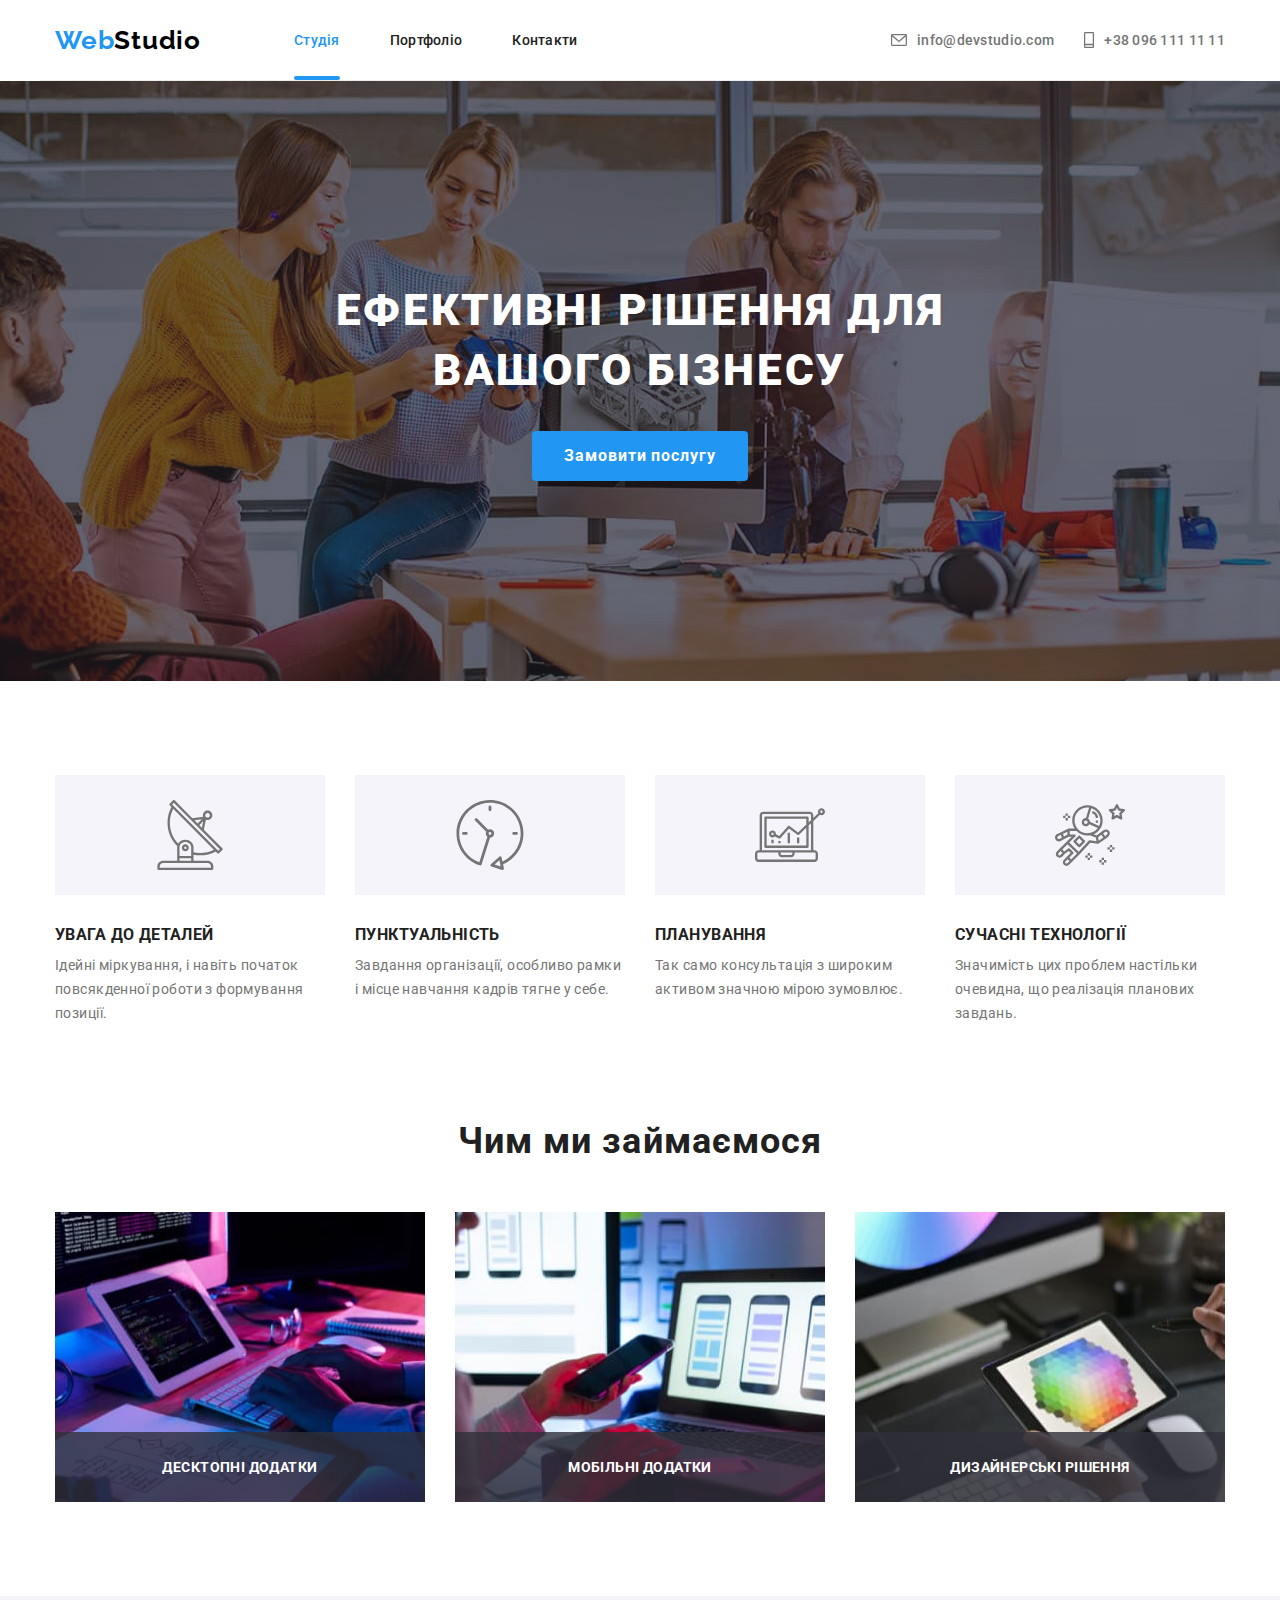
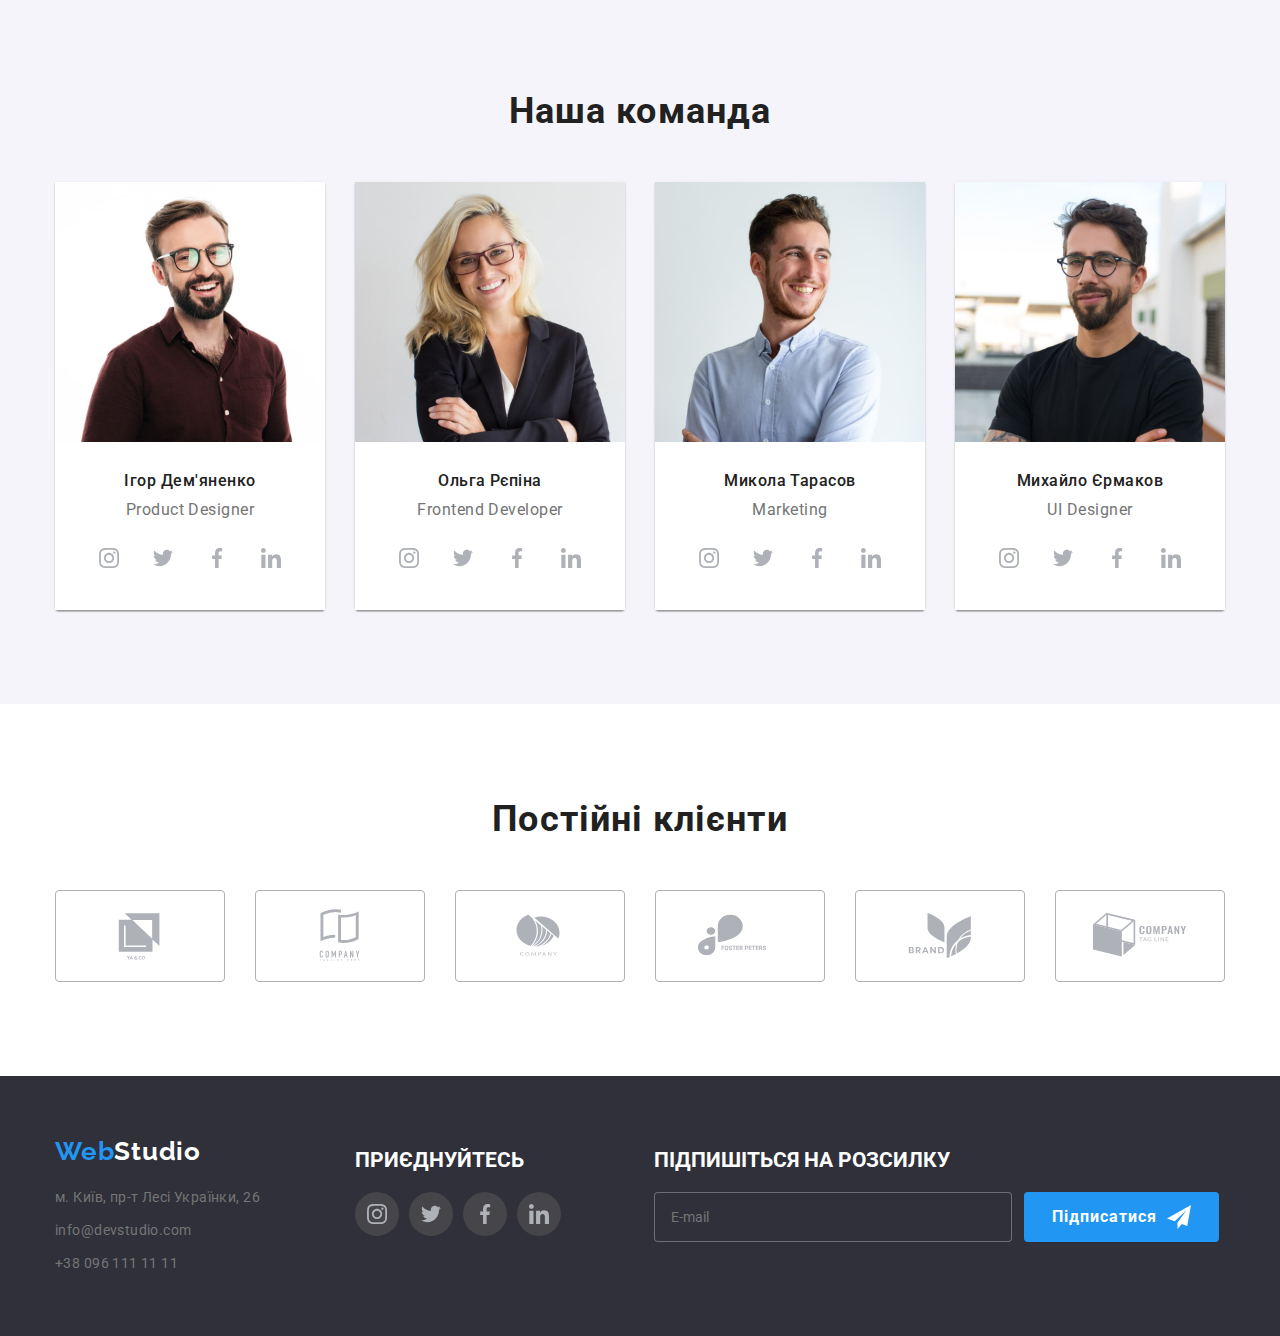
<file: index.html>
<!DOCTYPE html>
<html lang="uk">
<head>
    <meta charset="UTF-8">
    <meta http-equiv="X-UA-Compatible" content="IE=edge">
    <meta name="viewport" content="width=device-width, initial-scale=1.0">
    <title>Головна</title>
    <link rel="preconnect" href="https://fonts.googleapis.com">
    <link rel="preconnect" href="https://fonts.gstatic.com" crossorigin>
    <link href="https://fonts.googleapis.com/css2?family=Raleway:wght@700&family=Roboto:wght@400;500;700;900&display=swap"
        rel="stylesheet">
    <link rel="stylesheet" href="https://cdnjs.cloudflare.com/ajax/libs/modern-normalize/1.1.0/modern-normalize.min.css">
    <link rel="stylesheet" href="./css/main.min.css">
</head>
<body>
    <header>
        <div class="container header">
            <a href="/index.html" lang="en" class="logo header-logo"><span class="logo__span">Web</span>Studio</a>
            
            <nav>
                <ul class="site-nav">
                    <li><a href="./index.html" class="site-nav__link current">Студія</a></li>
                    <li><a href="./portfolio.html" class="site-nav__link">Портфоліо</a></li>
                    <li><a href="" class="site-nav__link">Контакти</a></li>
                </ul>
            </nav>
            <div class="auth-nav">
                <a href="mailto:info@devstudio.com" lang="en" class="auth-nav__link">
                    <svg class="auth-nav__icon auth-nav__icon--envelope">
                        <use href="./images/symbol-defs.svg#envelope"></use>
                    </svg>
                    <p>info@devstudio.com</p> 
                </a>
                <a href="tel:+380961111111" class="auth-nav__link">
                    <svg class="auth-nav__icon auth-nav__icon--smartphone">
                        <use href="./images/symbol-defs.svg#smartphone"></use>
                    </svg>
                    <p>+38 096 111 11 11</p>
                </a>
            </div>
        </div>
    </header>

    <main>
        <section class="hero-section">
            <div class="container hero">
                <h1 class="hero__title">Ефективні рішення для<br> вашого бізнесу</h1>
                <button type="button" class="button hero__button" data-modal-open>Замовити послугу</button>
            </div> 
        </section>
        
        <section>
            <div class="container">
                <h2 class="title-hidden">Особливості</h2>
                <ul class="feature">
                    <li class="feature__link">
                        <div class="feature__icon">
                            <svg>
                                <use href="./images/symbol-defs.svg#antenna"></use>
                            </svg>
                        </div>
                        <h3>УВАГА ДО ДЕТАЛЕЙ</h3>
                        <p>Ідейні міркування, і навіть початок повсякденної роботи з формування позиції.</p>
                    </li>
                    <li class="feature__link">
                        <div class="feature__icon">
                            <svg>
                                <use href="./images/symbol-defs.svg#clock"></use>
                            </svg>
                        </div>
                        <h3>ПУНКТУАЛЬНІСТЬ</h3>
                        <p>Завдання організації, особливо рамки і місце навчання кадрів тягне у себе.</p>
                    </li>
                    <li class="feature__link">
                        <div class="feature__icon">
                            <svg>
                                <use href="./images/symbol-defs.svg#diagram"></use>
                            </svg>
                        </div>
                        <h3>ПЛАНУВАННЯ</h3>
                        <p>Так само консультація з широким активом значною мірою зумовлює.</p>
                    </li>
                    <li class="feature__link">
                        <div class="feature__icon">
                            <svg>
                                <use href="./images/symbol-defs.svg#astronaut"></use>
                            </svg>
                        </div>
                        <h3>СУЧАСНІ ТЕХНОЛОГІЇ</h3>
                        <p>Значимість цих проблем настільки очевидна, що реалізація планових завдань.</p>
                    </li>
                </ul>
            </div> 
        </section>
        
        <section>
            <div class="container work">
                <h2>Чим ми займаємося</h2>
                <ul class="work__card">
                    <li>
                        <img src="./images/box1.jpg" alt="комп’ютер" width="370" height="290">
                        <p class="work__text">Десктопні додатки</p>
                    </li>
                    <li>
                        <img src="./images/box2.jpg" alt="мобільні девайси" width="370" height="290">
                        <p class="work__text">Мобільні додатки</p>
                    </li>
                    <li>
                        <img src="./images/box3.jpg" alt="планшет" width="370" height="290">
                        <p class="work__text">Дизайнерські рішення</p>
                    </li>
                </ul>
            </div>
        </section>
        
        <section class="team-section">
            <div class="container team">
                <h2>Наша команда</h2>
                <ul class="team__card">
                    <li>
                        <img src="./images/img1.jpg" alt="фото дизайнера" width="270" height="260">
                        <div class="team__info">
                            <h3>Ігор Дем'яненко</h3>
                            <p lang="en">Product Designer</p>
                            <ul class="team__list">
                                <li>
                                    <a href="" class="team__icon">
                                        <svg>
                                            <use href="./images/symbol-defs.svg#insta"></use>
                                        </svg>
                                    </a>
                                </li>
                                <li>
                                    <a href="" class="team__icon">
                                        <svg>
                                            <use href="./images/symbol-defs.svg#twitter"></use>
                                        </svg>
                                    </a>
                                </li>
                                <li>
                                    <a href="" class="team__icon">
                                        <svg>
                                            <use href="./images/symbol-defs.svg#facebook"></use>
                                        </svg>
                                    </a>
                                </li>
                                <li>
                                    <a href="" class="team__icon">
                                        <svg>
                                            <use href="./images/symbol-defs.svg#linked"></use>
                                        </svg>
                                    </a>
                                </li>
                            </ul>

                            
                        </div>   
                    </li>
                    <li>
                        <img src="./images/img2.jpg" alt="фото розробника" width="270" height="260">
                        <div class="team__info">
                            <h3>Ольга Рєпіна</h3>
                            <p lang="en">Frontend Developer</p>
                            <ul class="team__list">
                                <li>
                                    <a href="" class="team__icon">
                                        <svg>
                                            <use href="./images/symbol-defs.svg#insta"></use>
                                        </svg>
                                    </a>
                                </li>
                                <li>
                                    <a href="" class="team__icon">
                                        <svg>
                                            <use href="./images/symbol-defs.svg#twitter"></use>
                                        </svg>
                                    </a>
                                </li>
                                <li>
                                    <a href="" class="team__icon">
                                        <svg>
                                            <use href="./images/symbol-defs.svg#facebook"></use>
                                        </svg>
                                    </a>
                                </li>
                                <li>
                                    <a href="" class="team__icon">
                                        <svg>
                                            <use href="./images/symbol-defs.svg#linked"></use>
                                        </svg>
                                    </a>
                                </li>
                            </ul>
                        </div>
                    </li>
                    <li>
                        <img src="./images/img3.jpg" alt="фото маркетолога" width="270" height="260">
                        <div class="team__info">
                            <h3>Микола Тарасов</h3>
                            <p lang="en">Marketing</p>
                            <ul class="team__list">
                                <li>
                                    <a href="" class="team__icon">
                                        <svg>
                                            <use href="./images/symbol-defs.svg#insta"></use>
                                        </svg>
                                    </a>
                                </li>
                                <li>
                                    <a href="" class="team__icon">
                                        <svg>
                                            <use href="./images/symbol-defs.svg#twitter"></use>
                                        </svg>
                                    </a>
                                </li>
                                <li>
                                    <a href="" class="team__icon">
                                        <svg>
                                            <use href="./images/symbol-defs.svg#facebook"></use>
                                        </svg>
                                    </a>
                                </li>
                                <li>
                                    <a href="" class="team__icon">
                                        <svg>
                                            <use href="./images/symbol-defs.svg#linked"></use>
                                        </svg>
                                    </a>
                                </li>
                            </ul>
                        </div>
                    </li>
                    <li>
                        <img src="./images/img4.jpg" alt="фото дизайнера" width="270" height="260">
                        <div class="team__info">
                            <h3>Михайло Єрмаков</h3>
                            <p lang="en">UI Designer</p>
                            <ul class="team__list">
                                <li>
                                    <a href="" class="team__icon">
                                        <svg>
                                            <use href="./images/symbol-defs.svg#insta"></use>
                                        </svg>
                                    </a>
                                </li>
                                <li>
                                    <a href="" class="team__icon">
                                        <svg>
                                            <use href="./images/symbol-defs.svg#twitter"></use>
                                        </svg>
                                    </a>
                                </li>
                                <li>
                                    <a href="" class="team__icon">
                                        <svg>
                                            <use href="./images/symbol-defs.svg#facebook"></use>
                                        </svg>
                                    </a>
                                </li>
                                <li>
                                    <a href="" class="team__icon">
                                        <svg>
                                            <use href="./images/symbol-defs.svg#linked"></use>
                                        </svg>
                                    </a>
                                </li>
                            </ul>
                        </div>
                    </li>
                </ul>
            </div>  
        </section>

        <section>
            <div class="container client">
                <h2>Постійні клієнти</h2>
                <ul class="client__list">
                    <li>
                        <a class="client__icon">
                            <svg>
                                <use href="./images/symbol-defs.svg#client1"></use>
                            </svg>
                        </a>
                    </li>
                    <li>
                        <a class="client__icon">
                            <svg>
                                <use href="./images/symbol-defs.svg#client2"></use>
                            </svg>
                        </a>
                    </li>
                    <li>
                        <a class="client__icon">
                            <svg>
                                <use href="./images/symbol-defs.svg#client3"></use>
                            </svg>
                        </a>
                    </li>
                    <li>
                        <a class="client__icon">
                            <svg>
                                <use href="./images/symbol-defs.svg#client4"></use>
                            </svg>
                        </a>
                    </li>
                    <li>
                        <a class="client__icon">
                            <svg>
                                <use href="./images/symbol-defs.svg#client5"></use>
                            </svg>
                        </a>
                    </li>
                    <li>
                        <a class="client__icon">
                            <svg>
                                <use href="./images/symbol-defs.svg#client6"></use>
                            </svg>
                        </a>
                    </li>
                </ul>
            </div>
        </section>
    </main>

    <footer>
        <div class="container footer">
            <div class="footer__position">
                <a href="/index.html" lang="en" class="logo footer-logo"><span class="logo__span">Web</span>Studio</a>
                <address>
                    <ul class="adress">
                        <li><a href="https://goo.gl/maps/qtEpZxhwrR5GYKPk6" class="adress__link">м. Київ, пр-т Лесі Українки, 26</a></li>
                        <li><a href="mailto:info@devstudio.com" class="adress__link">info@devstudio.com</a></li>
                        <li><a href="tel:+380961111111" class="adress__link">+38 096 111 11 11</a></li>
                    </ul>
                </address>
            </div>
            <div class="footer__network">
                <h2>приєднуйтесь</h2>
                <ul>
                    <li>
                        <a href="" class="footer__icon">
                            <svg>
                                <use href="./images/symbol-defs.svg#insta"></use>
                            </svg>
                        </a>
                    </li>
                    <li>
                        <a href="" class="footer__icon">
                            <svg>
                                <use href="./images/symbol-defs.svg#twitter"></use>
                            </svg>
                        </a>
                    </li>
                    <li>
                        <a href="" class="footer__icon">
                            <svg>
                                <use href="./images/symbol-defs.svg#facebook"></use>
                            </svg>
                        </a>
                    </li>
                    <li>
                        <a href="" class="footer__icon">
                            <svg>
                                <use href="./images/symbol-defs.svg#linked"></use>
                            </svg>
                        </a>
                    </li>
                </ul>
            </div>
            <div class="footer__registration">
                <h2>Підпишіться на розсилку</h2>
                <div class="footer__form">
                    <label>
                        <input type="email" name="emeil" placeholder="E-mail">
                    </label>
                    <button class="button button--footer" type="submit">
                        <span>Підписатися</span>
                        <svg>
                            <use href="./images/symbol-defs.svg#send"></use>
                        </svg>
                    </button>
                </div>
            </div>
        </div>
    </footer>

    <!-- modal -->
<div class="backdrop is-hidden" data-modal>
    <div class="modal">
        <p>Залиште свої дані, ми вам передзвонимо</p>
        <batton data-modal-close class="close-batton">
            <svg class="close-batton__icone">
                <use href="./images/symbol-defs.svg#close"></use>
            </svg>
        </batton>

        <form method="POST" class="modalForm">
            <label class="modalForm__field">
                <span class="modalForm__label">Ім'я</span>
                <input type="text" name="name" class="modalForm__input" placeholder=" "/>
                <svg class="modalForm__icone">
                    <use href="./images/symbol-defs.svg#person"></use>
                </svg>
            </label>

            <label class="modalForm__field">
                <span class="modalForm__label">Телефон</span>
                <input type="text" name="tel" class="modalForm__input" placeholder=" " />
                <svg class="modalForm__icone">
                    <use href="./images/symbol-defs.svg#phone"></use>
                </svg>
            </label>

            <label class="modalForm__field">
                <span class="modalForm__label">Пошта</span>
                <input type="email" name="email" class="modalForm__input" placeholder=" " />
                <svg class="modalForm__icone">
                    <use href="./images/symbol-defs.svg#email"></use>
                </svg>
            </label>
                      

            <label class="modalForm__field">
                <span class="modalForm__label">Коментар</span>
                <textarea name="" placeholder="Введіть текст"></textarea>
            </label>

            <label class="checkbox">
                <input class="checkbox__input" type="checkbox" name="topic" />
                <svg class="checkbox__icone">
                    <use href="./images/symbol-defs.svg#check"></use>
                </svg>
                Погоджуюся з розсилкою та приймаю<a href="" class="checkbox__link">Умови договору</a>
            </label>

            <button type="submit" class="button button--modal">Відправити</button>

            

        </form>
    </div>
</div>

<script src="./js/modal.js"></script>
</body>
</html>
</file>
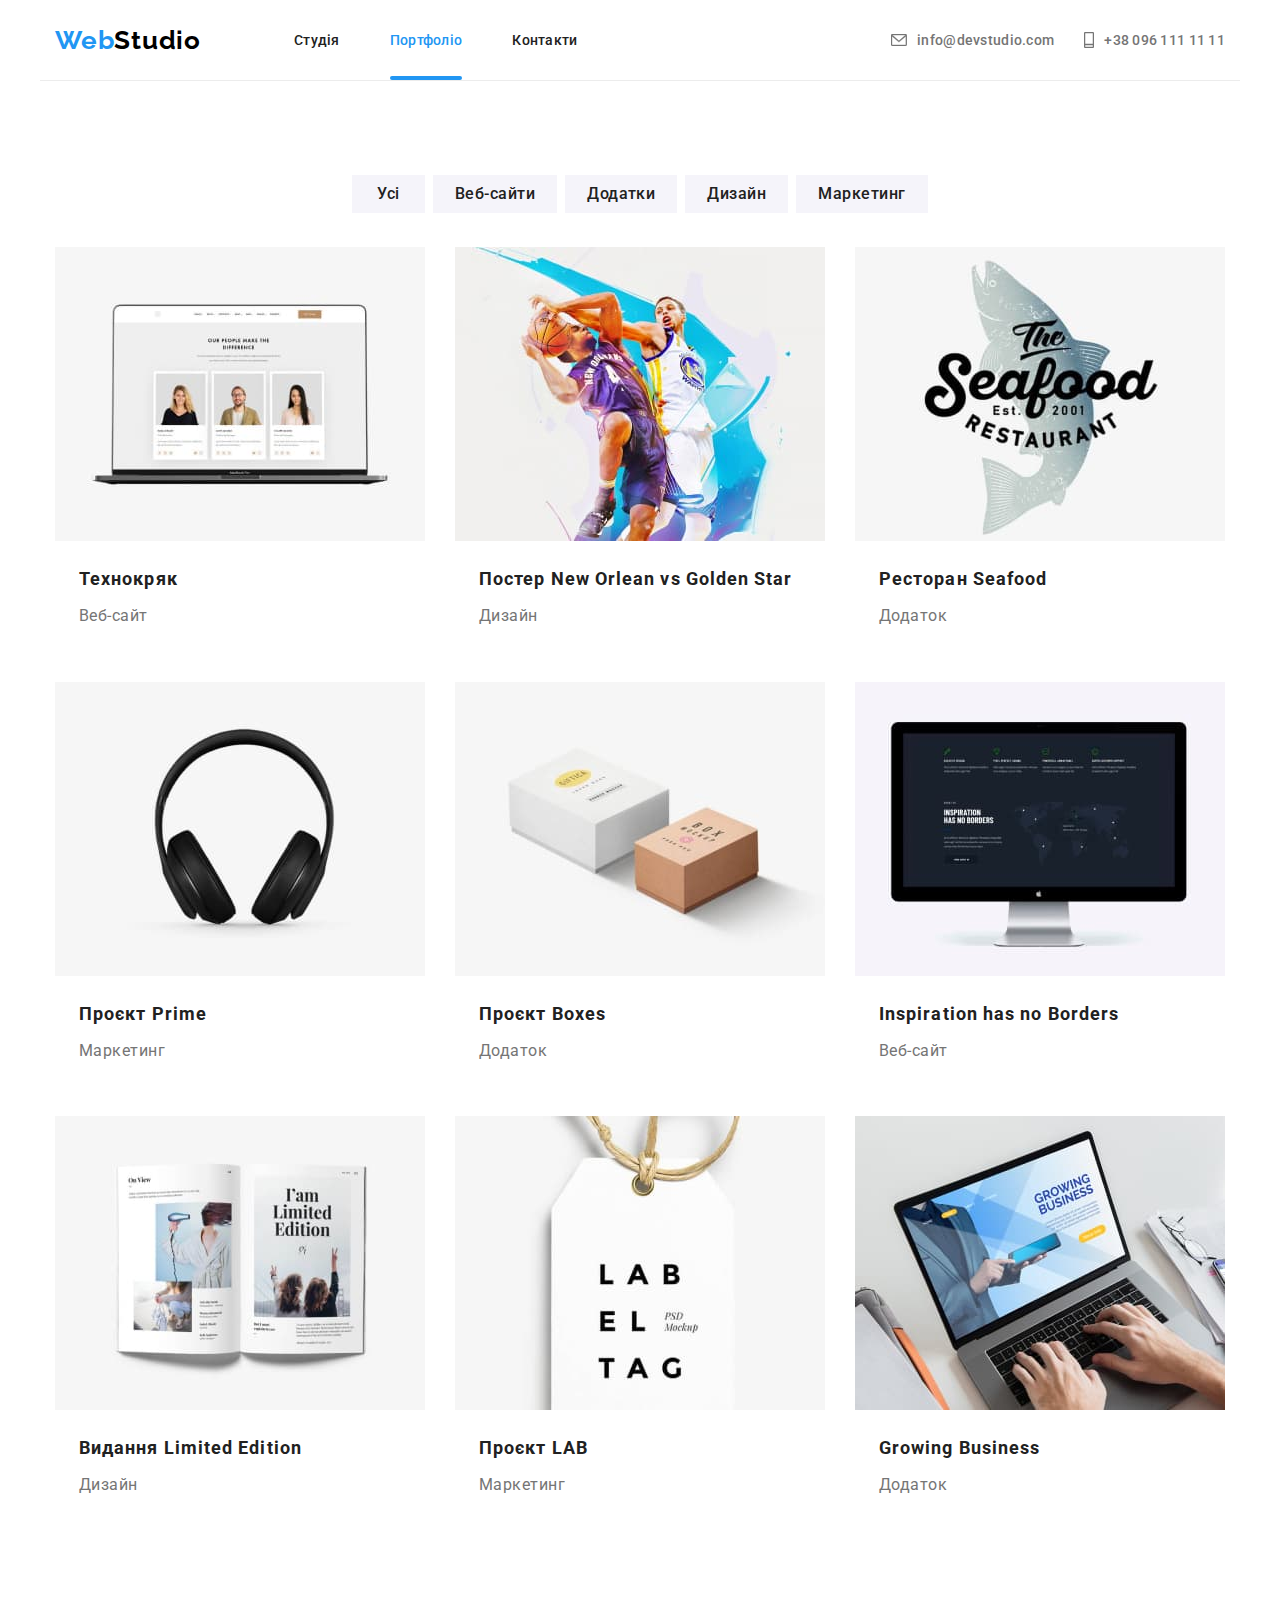
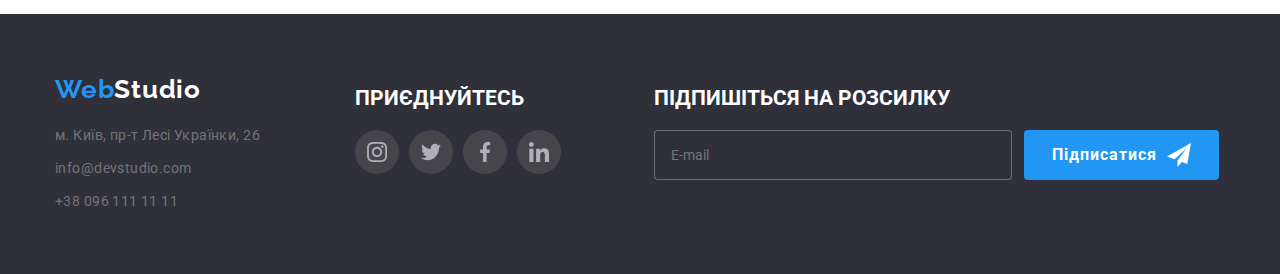
<file: portfolio.html>
<!DOCTYPE html>
<html lang="uk">
<head>
    <meta charset="UTF-8">
    <meta http-equiv="X-UA-Compatible" content="IE=edge">
    <meta name="viewport" content="width=device-width, initial-scale=1.0">
    <title>Портфоліо</title>
    <link rel="preconnect" href="https://fonts.googleapis.com">
    <link rel="preconnect" href="https://fonts.gstatic.com" crossorigin>
    <link href="https://fonts.googleapis.com/css2?family=Raleway:wght@700&family=Roboto:wght@400;500;700;900&display=swap"
        rel="stylesheet">
    <link rel="stylesheet" href="https://cdnjs.cloudflare.com/ajax/libs/modern-normalize/1.1.0/modern-normalize.min.css">
    <link rel="stylesheet" href="./css/main.min.css">
</head>
<body>
    <header>
        <div class="container header">
            <a href="/index.html" lang="en" class="logo header-logo"><span class="logo__span">Web</span>Studio</a>
        
            <nav>
                <ul class="site-nav">
                    <li><a href="./index.html" class="site-nav__link">Студія</a></li>
                    <li><a href="./portfolio.html" class="site-nav__link current">Портфоліо</a></li>
                    <li><a href="" class="site-nav__link">Контакти</a></li>
                </ul>
            </nav>
            <div class="auth-nav">
                <a href="mailto:info@devstudio.com" lang="en" class="auth-nav__link">
                    <svg class="auth-nav__icon auth-nav__icon--envelope">
                        <use href="./images/symbol-defs.svg#envelope"></use>
                    </svg>
                    <p>info@devstudio.com</p>
                </a>
                <a href="tel:+380961111111" class="auth-nav__link">
                    <svg class="auth-nav__icon auth-nav__icon--smartphone">
                        <use href="./images/symbol-defs.svg#smartphone"></use>
                    </svg>
                    <p>+38 096 111 11 11</p>
                </a>
            </div>
        </div>
    </header>

    <main>
        <section>
            <div class="container portfolio">
                <h1 class="title-hidden">Портфоліо</h1>
                <ul class="filter">
                    <li><button type="button" class="filter__button filter__button--wide">Усі</button></li>
                    <li><button type="button" class="filter__button">Веб-сайти</button></li>
                    <li><button type="button" class="filter__button">Додатки</button></li>
                    <li><button type="button" class="filter__button">Дизайн</button></li>
                    <li><button type="button" class="filter__button filter__button--last">Маркетинг</button></li>
                </ul>
                <ul class="card">
                    <li class="card__link">
                        <a>
                            <div class="card__vision">
                                <img src="./images/portfolio1.jpg" alt="зразок" width="370" height="294">
                                <div class="card__overlay">
                                    <p>Ресурс пропонує комплексні пропозиції з різним рівнем функціоналу та сервісів. Все це дозволить відвідувачу
                                        отримати
                                        вичерпні відомості про компанію чи приватну особу.
                                    </p>
                                </div>
                            </div>
                            <div class="card__content">
                                <h2>Технокряк</h2>
                                <p>Веб-сайт</p>
                            </div>
                        </a>
                    </li>
                    <li class="card__link">
                        <a>
                            <div class="card__vision">
                                <img src="./images/portfolio2.jpg" alt="зразок" width="370" height="294">
                                <div class="card__overlay">
                                    <p>Ресурс пропонує комплексні пропозиції з різним рівнем функціоналу та сервісів. Все це дозволить відвідувачу
                                        отримати
                                        вичерпні відомості про компанію чи приватну особу.
                                    </p>
                                </div>
                            </div>
                            <div class="card__content">
                                <h2>Постер New Orlean vs Golden Star</h2>
                                <p>Дизайн</p>
                            </div>
                        </a>
                    </li>
                    <li class="card__link">
                        <a>
                            <div class="card__vision">
                                <img src="./images/portfolio3.jpg" alt="зразок" width="370" height="294">
                                <div class="card__overlay">
                                    <p>Ресурс пропонує комплексні пропозиції з різним рівнем функціоналу та сервісів. Все це дозволить відвідувачу
                                        отримати
                                        вичерпні відомості про компанію чи приватну особу.
                                    </p>
                                </div>
                            </div>
                            <div class="card__content">
                                <h2>Ресторан Seafood</h2>
                                <p>Додаток</p>
                            </div> 
                        </a>
                    </li>
                    <li class="card__link">
                        <a>
                            <div class="card__vision">
                                <img src="./images/portfolio4.jpg" alt="зразок" width="370" height="294">
                                <div class="card__overlay">
                                    <p>Ресурс пропонує комплексні пропозиції з різним рівнем функціоналу та сервісів. Все це дозволить відвідувачу
                                        отримати
                                        вичерпні відомості про компанію чи приватну особу.
                                    </p>
                                </div>
                            </div>
                            <div class="card__content">
                                <h2>Проєкт Prime</h2>
                                <p>Маркетинг</p>
                            </div>
                        </a>
                    </li>
                    <li class="card__link">
                        <a>
                            <div class="card__vision">
                                <img src="./images/portfolio5.jpg" alt="зразок" width="370" height="294">
                                <div class="card__overlay">
                                    <p>Ресурс пропонує комплексні пропозиції з різним рівнем функціоналу та сервісів. Все це дозволить відвідувачу
                                        отримати
                                        вичерпні відомості про компанію чи приватну особу.
                                    </p>
                                </div>
                            </div>
                            <div class="card__content">
                                <h2>Проєкт Boxes</h2>
                                <p>Додаток</p>
                            </div>
                        </a>
                    </li>
                    <li class="card__link">
                        <a>
                            <div class="card__vision">
                                <img src="./images/portfolio6.jpg" alt="зразок" width="370" height="294">
                                <div class="card__overlay">
                                    <p>Ресурс пропонує комплексні пропозиції з різним рівнем функціоналу та сервісів. Все це дозволить відвідувачу
                                        отримати
                                        вичерпні відомості про компанію чи приватну особу.
                                    </p>
                                </div>
                            </div>
                            <div class="card__content">
                                <h2>Inspiration has no Borders</h2>
                                <p>Веб-сайт</p>
                            </div>
                        </a>
                    </li>
                    <li class="card__link">
                        <a>
                            <div class="card__vision">
                                <img src="./images/portfolio7.jpg" alt="зразок" width="370" height="294">
                                <div class="card__overlay">
                                    <p>Ресурс пропонує комплексні пропозиції з різним рівнем функціоналу та сервісів. Все це дозволить відвідувачу
                                        отримати
                                        вичерпні відомості про компанію чи приватну особу.
                                    </p>
                                </div>
                            </div>
                            <div class="card__content">
                                <h2>Видання Limited Edition</h2>
                                <p>Дизайн</p>
                            </div>
                        </a>
                    </li>
                    <li class="card__link">
                        <a>
                            <div class="card__vision">
                                <img src="./images/portfolio8.jpg" alt="зразок" width="370" height="294">
                                <div class="card__overlay">
                                    <p>Ресурс пропонує комплексні пропозиції з різним рівнем функціоналу та сервісів. Все це дозволить відвідувачу
                                        отримати
                                        вичерпні відомості про компанію чи приватну особу.
                                    </p>
                                </div>
                            </div>
                            <div class="card__content">
                                <h2>Проєкт LAB</h2>
                                <p>Маркетинг</p>
                            </div>
                        </a>
                    </li>
                    <li class="card__link">
                        <a>
                            <div class="card__vision">
                                <img src="./images/portfolio9.jpg" alt="зразок" width="370" height="294">
                                <div class="card__overlay">
                                    <p>Ресурс пропонує комплексні пропозиції з різним рівнем функціоналу та сервісів. Все це дозволить відвідувачу
                                        отримати
                                        вичерпні відомості про компанію чи приватну особу.
                                    </p>
                                </div>
                            </div>
                            <div class="card__content">
                                <h2>Growing Business</h2>
                                <p>Додаток</p>
                            </div>
                        </a>
                    </li>
                </ul>
            </div>
              
        </section>
    </main>

    <footer>
        <div class="container footer">
            <div class="footer__position">
                <a href="/index.html" lang="en" class="logo footer-logo"><span class="logo__span">Web</span>Studio</a>
                <address>
                    <ul class="adress">
                        <li><a href="https://goo.gl/maps/qtEpZxhwrR5GYKPk6" class="adress__link">м. Київ, пр-т Лесі Українки,
                                26</a></li>
                        <li><a href="mailto:info@devstudio.com" class="adress__link">info@devstudio.com</a></li>
                        <li><a href="tel:+380961111111" class="adress__link">+38 096 111 11 11</a></li>
                    </ul>
                </address>
            </div>
            <div class="footer__network">
                <h2>приєднуйтесь</h2>
                <ul>
                    <li>
                        <a href="" class="footer__icon">
                            <svg>
                                <use href="./images/symbol-defs.svg#insta"></use>
                            </svg>
                        </a>
                    </li>
                    <li>
                        <a href="" class="footer__icon">
                            <svg>
                                <use href="./images/symbol-defs.svg#twitter"></use>
                            </svg>
                        </a>
                    </li>
                    <li>
                        <a href="" class="footer__icon">
                            <svg>
                                <use href="./images/symbol-defs.svg#facebook"></use>
                            </svg>
                        </a>
                    </li>
                    <li>
                        <a href="" class="footer__icon">
                            <svg>
                                <use href="./images/symbol-defs.svg#linked"></use>
                            </svg>
                        </a>
                    </li>
                </ul>
            </div>
            <div class="footer__registration">
                <h2>Підпишіться на розсилку</h2>
                <div class="footer__form">
                    <label>
                        <input type="email" name="emeil" placeholder="E-mail">
                    </label>
                    <button class="button button--footer" type="submit">
                        <span>Підписатися</span>
                        <svg>
                            <use href="./images/symbol-defs.svg#send"></use>
                        </svg>
                    </button>
                </div>
            </div>
        </div>
    </footer>
    
</body>
</html>
</file>
<file: css/main.min.css>
body{background-color:#fff;font-family:"Roboto",sans-serif;font-size:14px;line-height:1.17;color:#757575}.container{width:1200px;padding-left:15px;padding-right:15px;margin-left:auto;margin-right:auto}Li{list-style:none}a{text-decoration:none}ul{padding-left:0;margin-top:0;margin-bottom:0}img{display:block}.title-hidden{position:absolute;white-space:nowrap;width:1px;height:1px;overflow:hidden;border:0;padding:0;clip:rect(0 0 0 0);-webkit-clip-path:inset(50%);clip-path:inset(50%);margin:-1px}.client h2,.team h2,.work h2{font-weight:700;font-size:36px;letter-spacing:1.08px;color:#212121;text-align:center;margin-top:0;margin-bottom:50px}.footer__registration h2,.footer__network h2{font-weight:700;color:#fff;margin-top:0;margin-bottom:20px;text-transform:uppercase}.card,.footer__network ul,.client__list,.team__list,.team__card,.work__card{display:-webkit-box;display:-ms-flexbox;display:flex;-webkit-box-pack:justify;-ms-flex-pack:justify;justify-content:space-between}.footer__icon,.team__icon{display:block;width:44px;height:44px;border-radius:50%;display:-webkit-box;display:-ms-flexbox;display:flex;-webkit-box-pack:center;-ms-flex-pack:center;justify-content:center;-webkit-box-align:center;-ms-flex-align:center;align-items:center;color:#afb1b8;-webkit-transition:background-color 250ms cubic-bezier(0.4, 0, 0.2, 1),color 250ms cubic-bezier(0.4, 0, 0.2, 1);transition:background-color 250ms cubic-bezier(0.4, 0, 0.2, 1),color 250ms cubic-bezier(0.4, 0, 0.2, 1)}.footer__icon svg,.team__icon svg{display:block;width:20px;height:20px;fill:currentColor}.footer__icon:focus,.team__icon:focus,.footer__icon:hover,.team__icon:hover{background-color:#2196f3;color:#fff}textarea:focus,textarea:hover,.modalForm__input:focus,.modalForm__input:hover{border:1px solid #2196f3;cursor:pointer}.header{border-bottom:1px solid #ececec;display:-webkit-box;display:-ms-flexbox;display:flex;-webkit-box-align:center;-ms-flex-align:center;align-items:center}.site-nav{display:-webkit-box;display:-ms-flexbox;display:flex}.site-nav li{margin-right:50px}.site-nav li:last-child{margin-right:0}.site-nav__link{font-weight:500;letter-spacing:.28px;line-height:1.17;color:#212121;display:block;padding-top:32px;padding-bottom:32px;-webkit-transition:color 250ms cubic-bezier(0.4, 0, 0.2, 1);transition:color 250ms cubic-bezier(0.4, 0, 0.2, 1);position:relative}.site-nav__link:focus,.site-nav__link:hover{color:#2196f3}.site-nav__link.current{color:#2196f3}.current::after{content:"";width:100%;height:4px;border-radius:2px;position:absolute;bottom:0;left:0;background-color:#2196f3}.auth-nav{margin-left:auto;display:-webkit-box;display:-ms-flexbox;display:flex}.auth-nav p{margin-left:10px}.auth-nav__link{display:-webkit-box;display:-ms-flexbox;display:flex;font-weight:500;letter-spacing:.28px;line-height:1.17;color:#757575;-webkit-box-align:center;-ms-flex-align:center;align-items:center;-webkit-transition:color 250ms cubic-bezier(0.4, 0, 0.2, 1);transition:color 250ms cubic-bezier(0.4, 0, 0.2, 1)}.auth-nav__link:not(:last-child){margin-right:30px}.auth-nav__link:focus,.auth-nav__link:hover{color:#2196f3}.auth-nav__icon{stroke:currentColor;fill:currentColor}.auth-nav__icon--envelope{width:16px;height:12px}.auth-nav__icon--smartphone{width:10px;height:16px}.logo{font-family:"Raleway",sans-serif;font-size:26px;font-weight:700;letter-spacing:.78px;line-height:1.17}.header-logo{color:#000;margin-right:93px}.footer-logo{display:block;color:#fff;margin-right:0;margin-bottom:20px}.logo__span{color:#2196f3}.hero-section{background:-webkit-gradient(linear, left top, right top, from(rgba(47, 48, 58, 0.4)), to(rgba(47, 48, 58, 0.4))),url(../images/back-img.jpg);background:linear-gradient(to right, rgba(47, 48, 58, 0.4), rgba(47, 48, 58, 0.4)),url(../images/back-img.jpg);background-size:1600px;background-repeat:no-repeat;background-position:center}.hero{text-align:center;padding-top:200px;padding-bottom:200px}.hero__title{font-weight:900;font-size:44px;line-height:1.36;letter-spacing:2.64px;color:#fff;text-transform:uppercase;text-align:center;margin-top:0;margin-bottom:30px}.hero__button{display:inline-block;cursor:pointer;padding-right:32px;padding-left:32px}.button{color:#fff;background-color:#2196f3;border:0px;font-size:16px;font-weight:700;line-height:1.88;letter-spacing:.96px;border-radius:4px;padding-top:10px;padding-bottom:10px}.feature{display:-webkit-box;display:-ms-flexbox;display:flex;padding-top:94px;padding-bottom:94px}.feature__link{width:270px}.feature__link:not(:last-child){margin-right:30px}.feature__link h3{font-weight:700;letter-spacing:.42px;color:#212121;text-transform:uppercase;margin-top:0;margin-bottom:10px}.feature__link p{line-height:1.71;letter-spacing:.42px;margin-top:0;margin-bottom:0}.feature__icon{height:120px;background-color:#f5f4fa;margin-bottom:30px;display:-webkit-box;display:-ms-flexbox;display:flex;-webkit-box-pack:center;-ms-flex-pack:center;justify-content:center;-webkit-box-align:center;-ms-flex-align:center;align-items:center}.feature__icon svg{width:70px;height:70px}.work{padding-bottom:94px}.work__card li{position:relative}.work__text{position:absolute;bottom:0;text-transform:uppercase;font-weight:700;letter-spacing:.42px;width:370px;height:70px;margin:0;color:#fff;background-color:rgba(47,48,58,.8);text-align:center;padding-top:27px}.team-section{background-color:#f5f4fa}.team{padding-top:94px;padding-bottom:94px;text-align:center}.team__card li{-webkit-box-shadow:0px 1px 3px rgba(0,0,0,.12),0px 1px 1px rgba(0,0,0,.14),0px 2px 1px rgba(0,0,0,.2);box-shadow:0px 1px 3px rgba(0,0,0,.12),0px 1px 1px rgba(0,0,0,.14),0px 2px 1px rgba(0,0,0,.2);border-radius:0px 0px 4px 4px}.team__info{background-color:#fff;padding-top:30px;padding-bottom:30px}.team__info h3{font-weight:500;font-size:16px;letter-spacing:.48px;color:#212121;margin-top:0;margin-bottom:10px}.team__info p{font-size:16px;letter-spacing:.48px;margin-top:0;margin-bottom:16px}.team__list{padding-left:32px;padding-right:32px}.team__list li{border:none;-webkit-box-shadow:none;box-shadow:none}.client{padding-top:94px;padding-bottom:94px;text-align:center}.client__icon{width:170px;height:92px;display:-webkit-box;display:-ms-flexbox;display:flex;-webkit-box-pack:center;-ms-flex-pack:center;justify-content:center;-webkit-box-align:center;-ms-flex-align:center;align-items:center;color:#afb1b8;border:1px solid #afb1b8;border-radius:4px;-webkit-transition:border 250ms cubic-bezier(0.4, 0, 0.2, 1),color 250ms cubic-bezier(0.4, 0, 0.2, 1);transition:border 250ms cubic-bezier(0.4, 0, 0.2, 1),color 250ms cubic-bezier(0.4, 0, 0.2, 1)}.client__icon svg{display:block;width:106px;height:60px;fill:currentColor}.client__icon:focus,.client__icon:hover{border:1px solid #2196f3;color:#2196f3}footer{background-color:#2f303a}.footer{display:-webkit-box;display:-ms-flexbox;display:flex}.footer__position{margin-right:70px;width:230px;padding-top:60px;padding-bottom:60px}.adress li{margin-bottom:9px}.adress li:last-child{margin-bottom:0}.adress__link{line-height:1.71;letter-spacing:.42px;color:#757575;font-style:normal;-webkit-transition:color 250ms cubic-bezier(0.4, 0, 0.2, 1);transition:color 250ms cubic-bezier(0.4, 0, 0.2, 1)}.adress__link:focus,.adress__link:hover{color:#fff}.footer__network{margin-top:72px;margin-bottom:100px;margin-right:93px}.footer__network ul{width:206px}.footer__icon{background-color:#45454a}.footer__registration{margin-top:72px;width:570px;height:86px}.footer__form{display:-webkit-box;display:-ms-flexbox;display:flex}.footer__form input{display:block;border:1px solid rgba(255,255,255,.3);background-color:#2f303a;border-radius:4px;min-width:358px}.footer__form [placeholder]{color:#fff;padding-left:16px;display:block;height:100%}.button--footer{margin-left:12px;padding-left:28px;padding-right:28px;display:-webkit-box;display:-ms-flexbox;display:flex;-webkit-box-align:center;-ms-flex-align:center;align-items:center}.button--footer svg{display:block;width:24px;height:24px;margin-left:10px}.portfolio{padding-top:94px;padding-bottom:94px}.filter{display:-webkit-box;display:-ms-flexbox;display:flex;margin-bottom:34px;-webkit-box-pack:center;-ms-flex-pack:center;justify-content:center}.filter__button{display:block;padding:6px 22px;border:none;font-weight:500;font-size:16px;line-height:1.63;letter-spacing:.48px;color:#212121;background-color:#f5f4fa;cursor:pointer;margin-right:8px;-webkit-transition:color 250ms cubic-bezier(0.4, 0, 0.2, 1),background-color 250ms cubic-bezier(0.4, 0, 0.2, 1),border-radius 250ms cubic-bezier(0.4, 0, 0.2, 1),-webkit-box-shadow 250ms cubic-bezier(0.4, 0, 0.2, 1);transition:color 250ms cubic-bezier(0.4, 0, 0.2, 1),background-color 250ms cubic-bezier(0.4, 0, 0.2, 1),border-radius 250ms cubic-bezier(0.4, 0, 0.2, 1),-webkit-box-shadow 250ms cubic-bezier(0.4, 0, 0.2, 1);transition:color 250ms cubic-bezier(0.4, 0, 0.2, 1),background-color 250ms cubic-bezier(0.4, 0, 0.2, 1),box-shadow 250ms cubic-bezier(0.4, 0, 0.2, 1),border-radius 250ms cubic-bezier(0.4, 0, 0.2, 1);transition:color 250ms cubic-bezier(0.4, 0, 0.2, 1),background-color 250ms cubic-bezier(0.4, 0, 0.2, 1),box-shadow 250ms cubic-bezier(0.4, 0, 0.2, 1),border-radius 250ms cubic-bezier(0.4, 0, 0.2, 1),-webkit-box-shadow 250ms cubic-bezier(0.4, 0, 0.2, 1)}.filter__button:focus,.filter__button:hover{color:#fff;background-color:#2196f3;-webkit-box-shadow:0px 3px 1px rgba(0,0,0,.1),0px 1px 2px rgba(0,0,0,.08),0px 2px 2px rgba(0,0,0,.12);box-shadow:0px 3px 1px rgba(0,0,0,.1),0px 1px 2px rgba(0,0,0,.08),0px 2px 2px rgba(0,0,0,.12);border-radius:4px}.filter__button--wide{padding:6px 25px}.filter__button--last{margin-right:0}.card{-ms-flex-wrap:wrap;flex-wrap:wrap}.card__link{-ms-flex-preferred-size:calc((100% - 60px)/3);flex-basis:calc((100% - 60px)/3);margin-bottom:30px;-webkit-transition:border 250ms cubic-bezier(0.4, 0, 0.2, 1),cursor 250ms cubic-bezier(0.4, 0, 0.2, 1),-webkit-box-shadow 250ms cubic-bezier(0.4, 0, 0.2, 1);transition:border 250ms cubic-bezier(0.4, 0, 0.2, 1),cursor 250ms cubic-bezier(0.4, 0, 0.2, 1),-webkit-box-shadow 250ms cubic-bezier(0.4, 0, 0.2, 1);transition:border 250ms cubic-bezier(0.4, 0, 0.2, 1),box-shadow 250ms cubic-bezier(0.4, 0, 0.2, 1),cursor 250ms cubic-bezier(0.4, 0, 0.2, 1);transition:border 250ms cubic-bezier(0.4, 0, 0.2, 1),box-shadow 250ms cubic-bezier(0.4, 0, 0.2, 1),cursor 250ms cubic-bezier(0.4, 0, 0.2, 1),-webkit-box-shadow 250ms cubic-bezier(0.4, 0, 0.2, 1)}.card__link:focus,.card__link:hover{cursor:pointer;border:1px solid #eee;-webkit-box-shadow:0px 1px 1px rgba(0,0,0,.12),0px 4px 4px rgba(0,0,0,.06),1px 4px 6px rgba(0,0,0,.16);box-shadow:0px 1px 1px rgba(0,0,0,.12),0px 4px 4px rgba(0,0,0,.06),1px 4px 6px rgba(0,0,0,.16)}.card__link:focus .card__overlay,.card__link:hover .card__overlay{-webkit-transform:translateY(-100%);transform:translateY(-100%)}.card__link:nth-last-child(-n+3){margin-bottom:0}.card__vision{position:relative;overflow:hidden}.card__overlay{position:absolute;width:370px;height:294px;padding-left:24px;padding-right:24px;display:-webkit-box;display:-ms-flexbox;display:flex;color:#fff;font-size:18px;line-height:1.55;letter-spacing:.54px;background-color:rgba(33,150,243,.9);-webkit-transition:-webkit-transform 250ms cubic-bezier(0.4, 0, 0.2, 1);transition:-webkit-transform 250ms cubic-bezier(0.4, 0, 0.2, 1);transition:transform 250ms cubic-bezier(0.4, 0, 0.2, 1);transition:transform 250ms cubic-bezier(0.4, 0, 0.2, 1), -webkit-transform 250ms cubic-bezier(0.4, 0, 0.2, 1)}.card__overlay p{margin:auto}.card__content{padding-left:24px;padding-right:24px;padding-top:20px;border-left:1px solid var(--border-color);border-right:1px solid var(--border-color);border-bottom:1px solid var(--border-color)}.card__content h2{margin-top:0;margin-bottom:4px;font-weight:700;font-size:18px;line-height:2;letter-spacing:1.08px;color:#212121}.card__content p{margin-top:0;margin-bottom:20px;font-size:16px;line-height:1.88;letter-spacing:.48px}.backdrop{position:fixed;top:0;left:0;width:100%;height:100%;background-color:rgba(0,0,0,.2);opacity:1;-webkit-transition:opacity 250ms cubic-bezier(0.4, 0, 0.2, 1);transition:opacity 250ms cubic-bezier(0.4, 0, 0.2, 1)}.backdrop.is-hidden{opacity:0;pointer-events:none;-webkit-transition:opacity 250ms cubic-bezier(0.4, 0, 0.2, 1);transition:opacity 250ms cubic-bezier(0.4, 0, 0.2, 1)}.backdrop.is-hidden .modal{-webkit-transform:translate(-50%, -50%) scale(1.2) rotate(90deg);transform:translate(-50%, -50%) scale(1.2) rotate(90deg)}.modal{position:absolute;top:50%;left:50%;-webkit-transform:translate(-50%, -50%) scale(1) rotate(0);transform:translate(-50%, -50%) scale(1) rotate(0);min-width:528px;min-height:581px;background-color:#fff}.modal p{margin:40px 40px 30px 40px;font-size:20px;font-weight:700;color:#212121;line-height:1.172;letter-spacing:.6px;text-align:center}.close-batton{position:absolute;top:8px;right:8px;width:30px;height:30px;border:1px solid rgba(0,0,0,.1);border-radius:50%;-webkit-transition:cursor 250ms cubic-bezier(0.4, 0, 0.2, 1);transition:cursor 250ms cubic-bezier(0.4, 0, 0.2, 1);display:-webkit-box;display:-ms-flexbox;display:flex}.close-batton:hover{cursor:pointer}.close-batton:hover .close-batton__icone{fill:#2196f3}.close-batton__icone{width:18px;height:18px;position:absolute;top:50%;left:50%;-webkit-transform:translate(-50%, -50%);transform:translate(-50%, -50%);-webkit-transition:fill 250ms cubic-bezier(0.4, 0, 0.2, 1);transition:fill 250ms cubic-bezier(0.4, 0, 0.2, 1)}.modalForm{width:448px;height:342px;margin-left:auto;margin-right:auto}.modalForm__field{position:relative;display:block}.modalForm__field:not(:nth-child(4)){margin-bottom:28px}.modalForm__label{font-size:12px;color:#757575;line-height:1.172;letter-spacing:.12px;position:absolute;top:-18px}.modalForm__input{display:block;width:100%;height:40px;padding-left:35px;border:1px solid rgba(33,33,33,.2);border-radius:4px;-webkit-transition:border 250ms cubic-bezier(0.4, 0, 0.2, 1),cursor 250ms cubic-bezier(0.4, 0, 0.2, 1);transition:border 250ms cubic-bezier(0.4, 0, 0.2, 1),cursor 250ms cubic-bezier(0.4, 0, 0.2, 1)}.modalForm__icone{position:absolute;left:12px;top:11px;width:18px;height:18px;-webkit-transition:fill 250ms cubic-bezier(0.4, 0, 0.2, 1);transition:fill 250ms cubic-bezier(0.4, 0, 0.2, 1)}.modalForm__input:focus+.modalForm__icone,.modalForm__input:hover+.modalForm__icone{fill:#2196f3}textarea{resize:none;display:block;width:100%;height:120px;padding:12px 16px;border:1px solid rgba(33,33,33,.2);border-radius:4px;font-size:12px;-webkit-transition:border 250ms cubic-bezier(0.4, 0, 0.2, 1),cursor 250ms cubic-bezier(0.4, 0, 0.2, 1);transition:border 250ms cubic-bezier(0.4, 0, 0.2, 1),cursor 250ms cubic-bezier(0.4, 0, 0.2, 1)}.checkbox{display:-webkit-box;display:-ms-flexbox;display:flex;margin-top:20px;-webkit-box-pack:center;-ms-flex-pack:center;justify-content:center}.checkbox__input{-webkit-appearance:none;-moz-appearance:none;appearance:none;position:absolute}.checkbox__input:checked+.checkbox__icone{background-color:#2196f3;background-origin:border-box;border:2px solid #2196f3}.checkbox__icone{display:inline-block;width:16px;height:15px;border:2px solid #000;border-radius:4px;margin-right:7px}.checkbox__link{text-decoration:underline;color:#2196f3;margin-left:5px}.button--modal{display:inline-block;padding-left:52px;padding-right:52px;margin:30px 160px 40px 120px;-webkit-transition:cursor 250ms cubic-bezier(0.4, 0, 0.2, 1);transition:cursor 250ms cubic-bezier(0.4, 0, 0.2, 1)}.button--modal:focus,.button--modal:hover{cursor:pointer}/*# sourceMappingURL=main.min.css.map */
</file>
